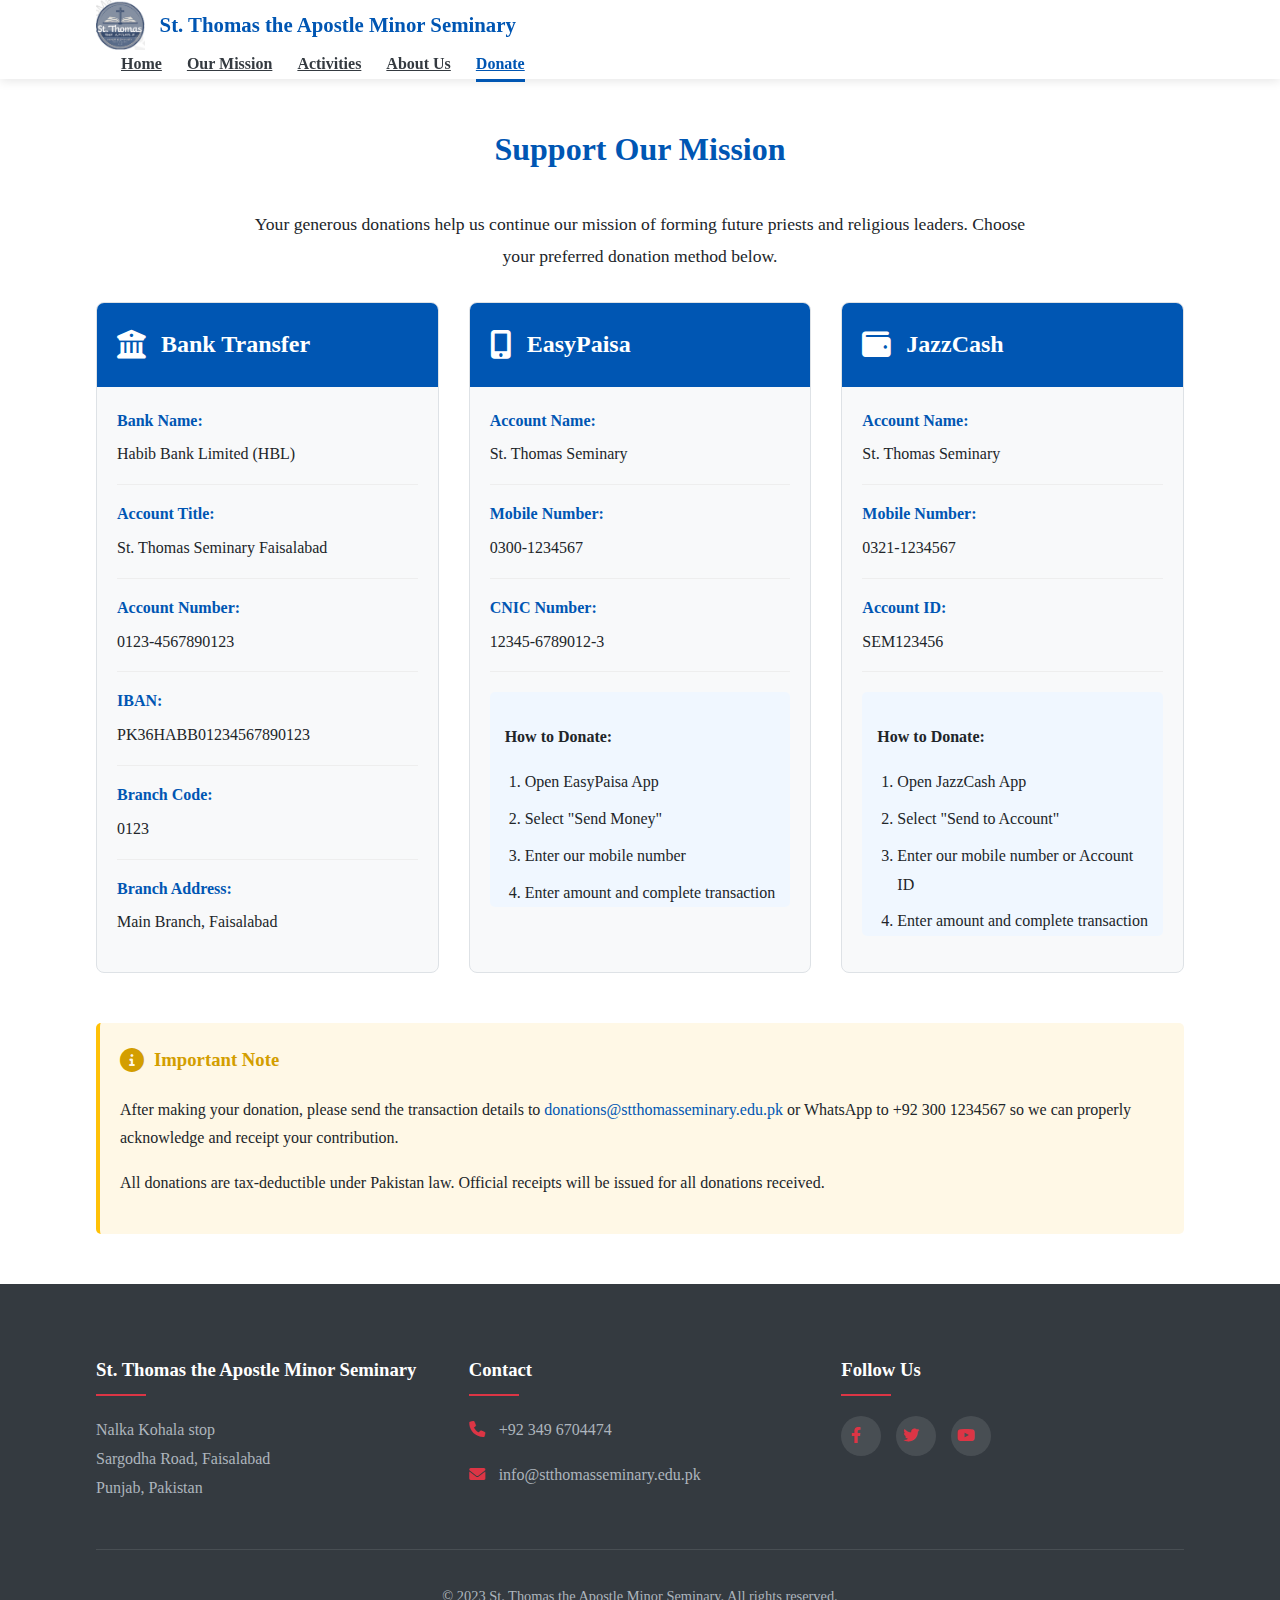
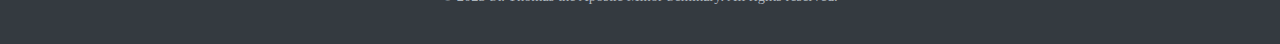
<file: donate.html>
<!DOCTYPE html>
<html lang="en">
<head>
    <meta charset="UTF-8">
    <meta name="viewport" content="width=device-width, initial-scale=1.0">
    <title>Donate - St. Thomas Seminary</title>
    <link rel="stylesheet" href="donate.css"> <!-- Using same CSS file -->
    <link rel="stylesheet" href="https://cdnjs.cloudflare.com/ajax/libs/font-awesome/6.0.0-beta3/css/all.min.css">
</head>
<body>
    <header>
        <div class="container">
            <div class="logo">
                <img src="./logo(2).png" alt="St. Thomas Seminary Logo">
                <h1>St. Thomas the Apostle Minor Seminary</h1>
            </div>
            <nav>
                <ul>
                    <li><a href="index.html">Home</a></li>
                    <li><a href="mission.html">Our Mission</a></li>
                    <li><a href="activities.html">Activities</a></li>
                    <li><a href="about.html">About Us</a></li>
                   
                    <li><a href="donate.html" class="active donate-btn">Donate</a></li>
                </ul>
            </nav>
            <div class="mobile-menu">
                <i class="fas fa-bars"></i>
            </div>
        </div>
    </header>

    <main class="donation-container">
        <div class="container">
            <h1>Support Our Mission</h1>
            <p class="intro-text">Your generous donations help us continue our mission of forming future priests and religious leaders. Choose your preferred donation method below.</p>
            
            <div class="donation-methods">
                <!-- Bank Transfer -->
                <section class="donation-method">
                    <div class="method-header">
                        <i class="fas fa-university"></i>
                        <h2>Bank Transfer</h2>
                    </div>
                    <div class="method-details">
                        <div class="detail-item">
                            <span class="detail-label">Bank Name:</span>
                            <span class="detail-value">Habib Bank Limited (HBL)</span>
                        </div>
                        <div class="detail-item">
                            <span class="detail-label">Account Title:</span>
                            <span class="detail-value">St. Thomas Seminary Faisalabad</span>
                        </div>
                        <div class="detail-item">
                            <span class="detail-label">Account Number:</span>
                            <span class="detail-value">0123-4567890123</span>
                        </div>
                        <div class="detail-item">
                            <span class="detail-label">IBAN:</span>
                            <span class="detail-value">PK36HABB01234567890123</span>
                        </div>
                        <div class="detail-item">
                            <span class="detail-label">Branch Code:</span>
                            <span class="detail-value">0123</span>
                        </div>
                        <div class="detail-item">
                            <span class="detail-label">Branch Address:</span>
                            <span class="detail-value">Main Branch, Faisalabad</span>
                        </div>
                    </div>
                </section>
                
                <!-- EasyPaisa -->
                <section class="donation-method">
                    <div class="method-header">
                        <i class="fas fa-mobile-alt"></i>
                        <h2>EasyPaisa</h2>
                    </div>
                    <div class="method-details">
                        <div class="detail-item">
                            <span class="detail-label">Account Name:</span>
                            <span class="detail-value">St. Thomas Seminary</span>
                        </div>
                        <div class="detail-item">
                            <span class="detail-label">Mobile Number:</span>
                            <span class="detail-value">0300-1234567</span>
                        </div>
                        <div class="detail-item">
                            <span class="detail-label">CNIC Number:</span>
                            <span class="detail-value">12345-6789012-3</span>
                        </div>
                        <div class="detail-item instructions">
                            <p><strong>How to Donate:</strong></p>
                            <ol>
                                <li>Open EasyPaisa App</li>
                                <li>Select "Send Money"</li>
                                <li>Enter our mobile number</li>
                                <li>Enter amount and complete transaction</li>
                            </ol>
                        </div>
                    </div>
                </section>
                
                <!-- JazzCash -->
                <section class="donation-method">
                    <div class="method-header">
                        <i class="fas fa-wallet"></i>
                        <h2>JazzCash</h2>
                    </div>
                    <div class="method-details">
                        <div class="detail-item">
                            <span class="detail-label">Account Name:</span>
                            <span class="detail-value">St. Thomas Seminary</span>
                        </div>
                        <div class="detail-item">
                            <span class="detail-label">Mobile Number:</span>
                            <span class="detail-value">0321-1234567</span>
                        </div>
                        <div class="detail-item">
                            <span class="detail-label">Account ID:</span>
                            <span class="detail-value">SEM123456</span>
                        </div>
                        <div class="detail-item instructions">
                            <p><strong>How to Donate:</strong></p>
                            <ol>
                                <li>Open JazzCash App</li>
                                <li>Select "Send to Account"</li>
                                <li>Enter our mobile number or Account ID</li>
                                <li>Enter amount and complete transaction</li>
                            </ol>
                        </div>
                    </div>
                </section>
            </div>
            
            <div class="donation-note">
                <h3><i class="fas fa-info-circle"></i> Important Note</h3>
                <p>After making your donation, please send the transaction details to <a href="mailto:donations@stthomasseminary.edu.pk">donations@stthomasseminary.edu.pk</a> or WhatsApp to +92 300 1234567 so we can properly acknowledge and receipt your contribution.</p>
                <p>All donations are tax-deductible under Pakistan law. Official receipts will be issued for all donations received.</p>
            </div>
        </div>
    </main>

    <footer>
        <div class="container">
            <div class="footer-content">
                <div class="footer-column">
                    <h3>St. Thomas the Apostle Minor Seminary</h3>
                    <p>Nalka Kohala stop<br>
                        Sargodha Road, Faisalabad<br>
                    Punjab, Pakistan</p>
                </div>
                <div class="footer-column">
                    <h3>Contact</h3>
                    <p><i class="fas fa-phone"></i> +92 349 6704474</p>
                    <p><i class="fas fa-envelope"></i> info@stthomasseminary.edu.pk</p>
                </div>
                <div class="footer-column">
                    <h3>Follow Us</h3>
                    <div class="social-links">
                        <a href="https://www.facebook.com/share/162mSG6oEh/"><i class="fab fa-facebook-f"></i></a>
                        <a href="#"><i class="fab fa-twitter"></i></a>
                        <a href="#"><i class="fab fa-youtube"></i></a>
                    </div>
                </div>
            </div>
            <div class="copyright">
                <p>&copy; 2023 St. Thomas the Apostle Minor Seminary. All rights reserved.</p>
            </div>
        </div>
    </footer>

    <script src="mission.js"></script> <!-- Using same JS file -->
</body>
</html>
</file>
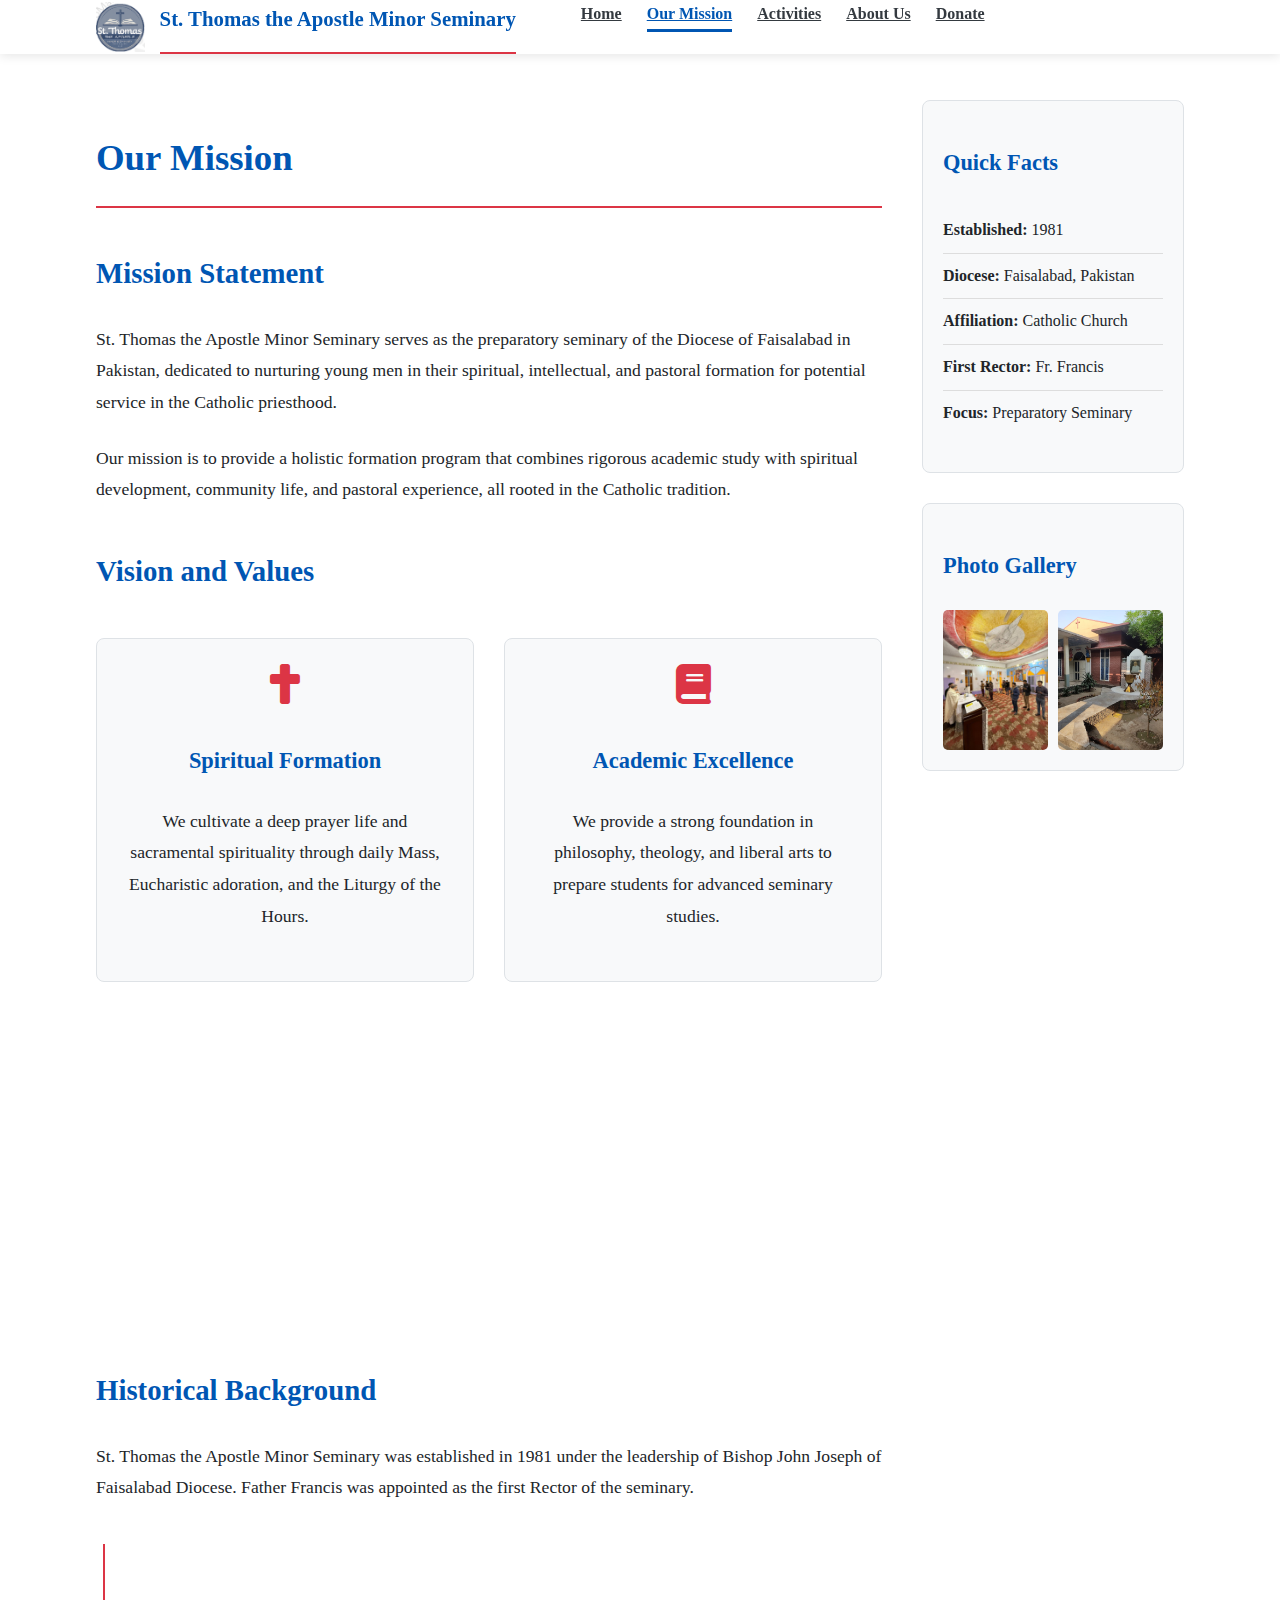
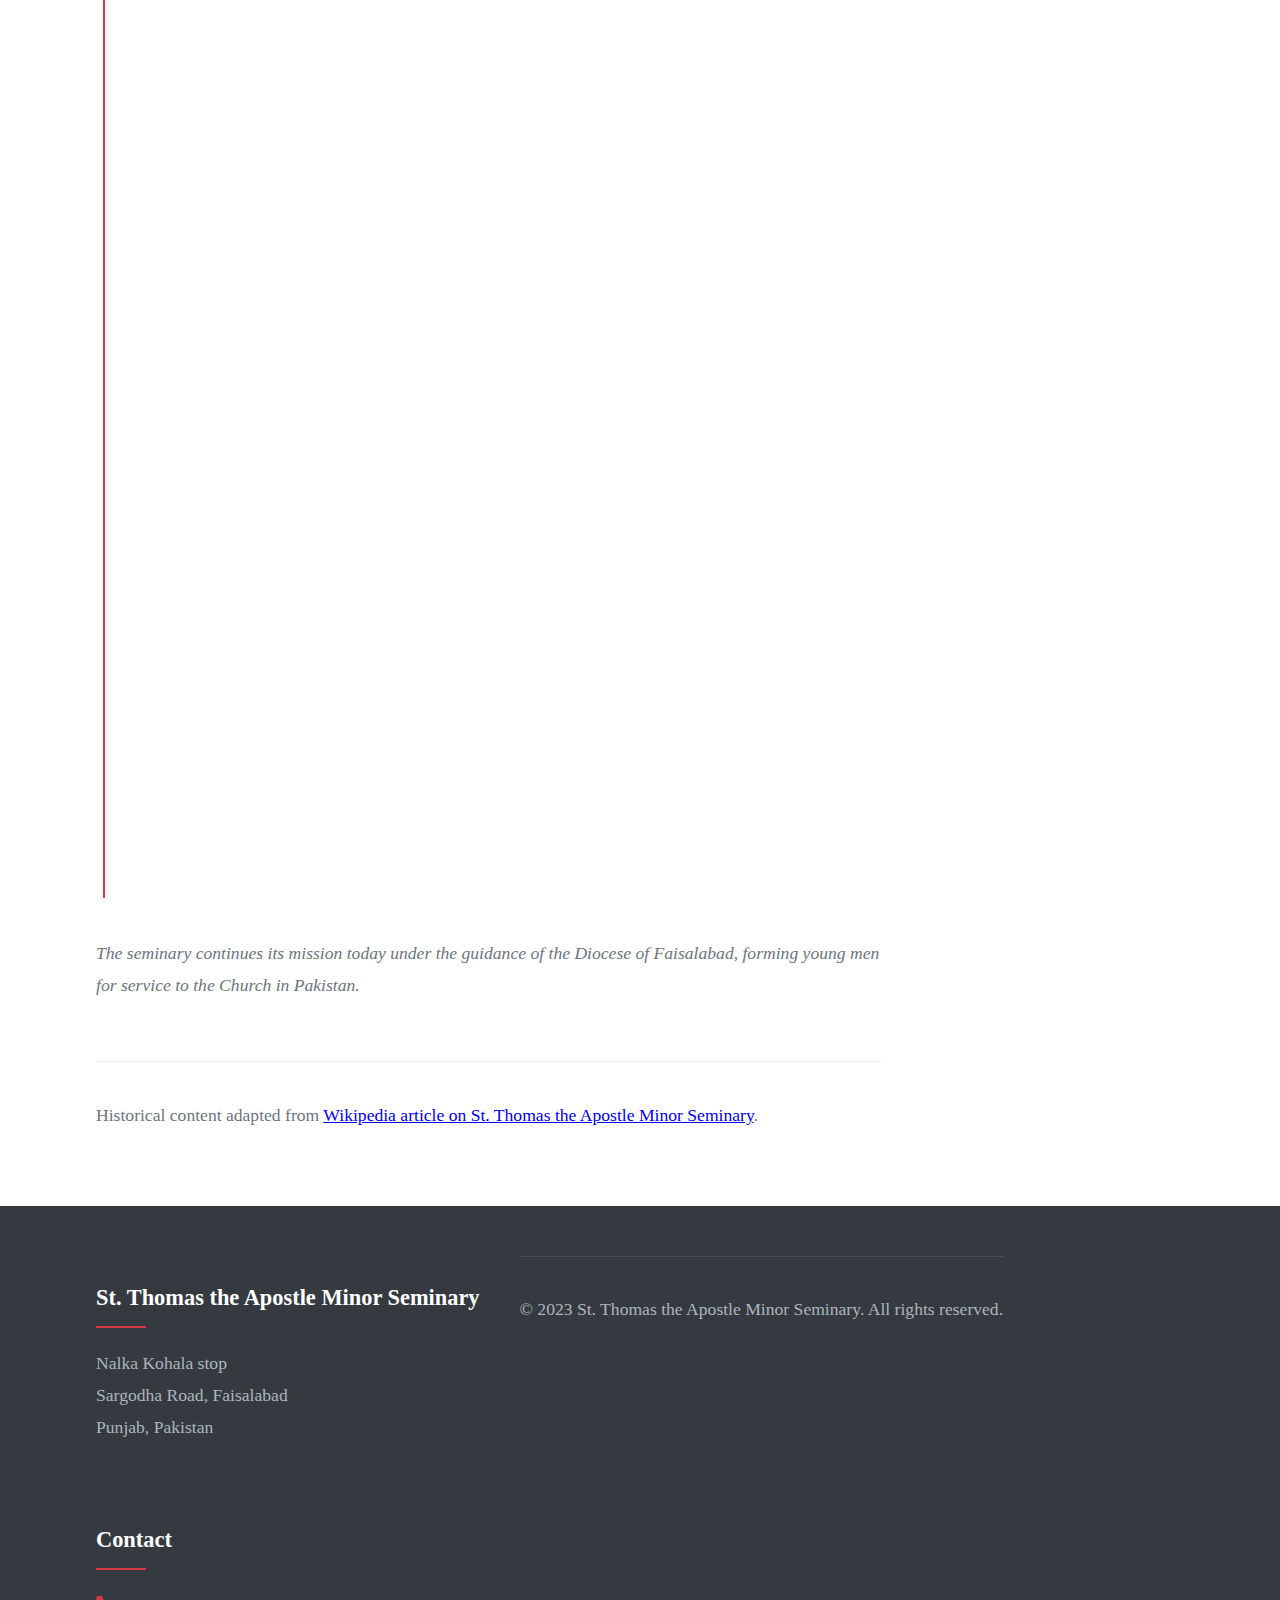
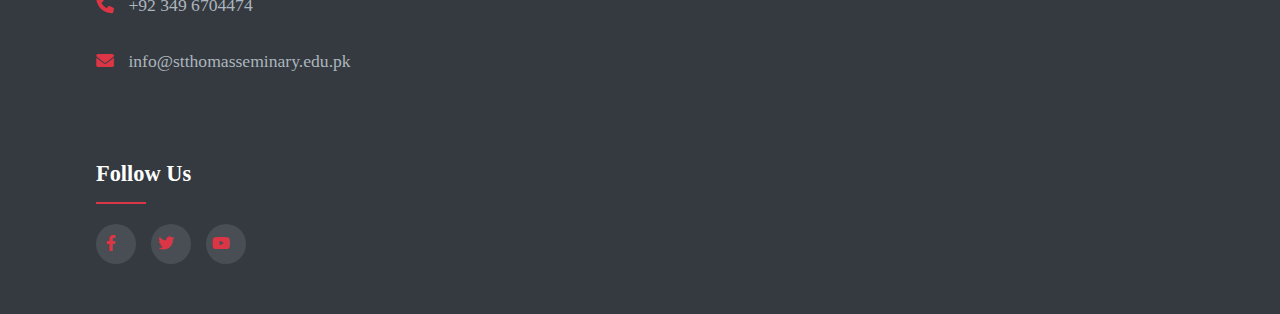
<file: mission.html>
<!DOCTYPE html>
<html lang="en">
<head>
    <meta charset="UTF-8">
    <meta name="viewport" content="width=device-width, initial-scale=1.0">
    <title>Our Mission - St. Thomas Seminary</title>
    <link rel="stylesheet" href="mission.css">
    <link rel="stylesheet" href="https://cdnjs.cloudflare.com/ajax/libs/font-awesome/6.0.0-beta3/css/all.min.css">
</head>
<body>
    <header>
        <div class="container">
            <div class="logo">
                <img src="./logo(2).png" alt="St. Thomas Seminary Logo">
                <h1>St. Thomas the Apostle Minor Seminary</h1>
            </div>
            <nav>
                <ul>
                    <li><a href="index.html">Home</a></li>
                    <li><a href="mission.html" class="active">Our Mission</a></li>
                    <li><a href="activities.html">Activities</a></li>
                    <li><a href="about.html">About Us</a></li>
                  
                    <li><a href="donate.html" class="donate-btn">Donate</a></li>
                </ul>
            </nav>
            <div class="mobile-menu">
                <i class="fas fa-bars"></i>
            </div>
        </div>
    </header>

    <main class="mission-container">
        <div class="container">
            <article class="mission-article">
                <h1>Our Mission</h1>
                
                <section id="mission-statement">
                    <h2>Mission Statement</h2>
                    <p>St. Thomas the Apostle Minor Seminary serves as the preparatory seminary of the Diocese of Faisalabad in Pakistan, dedicated to nurturing young men in their spiritual, intellectual, and pastoral formation for potential service in the Catholic priesthood.</p>
                    <p>Our mission is to provide a holistic formation program that combines rigorous academic study with spiritual development, community life, and pastoral experience, all rooted in the Catholic tradition.</p>
                </section>
                
                <section id="vision-values">
                    <h2>Vision and Values</h2>
                    <div class="values-grid">
                        <div class="value-card">
                            <i class="fas fa-cross"></i>
                            <h3>Spiritual Formation</h3>
                            <p>We cultivate a deep prayer life and sacramental spirituality through daily Mass, Eucharistic adoration, and the Liturgy of the Hours.</p>
                        </div>
                        <div class="value-card">
                            <i class="fas fa-book"></i>
                            <h3>Academic Excellence</h3>
                            <p>We provide a strong foundation in philosophy, theology, and liberal arts to prepare students for advanced seminary studies.</p>
                        </div>
                        <div class="value-card">
                            <i class="fas fa-hands-helping"></i>
                            <h3>Community Life</h3>
                            <p>We foster brotherhood through shared life, work, and recreation in a residential setting.</p>
                        </div>
                        <div class="value-card">
                            <i class="fas fa-church"></i>
                            <h3>Pastoral Orientation</h3>
                            <p>We integrate practical ministry experiences to develop pastoral skills and awareness of the Church's mission.</p>
                        </div>
                    </div>
                </section>
                
                <section id="history">
                    <h2>Historical Background</h2>
                    <p>St. Thomas the Apostle Minor Seminary was established in 1981 under the leadership of Bishop John Joseph of Faisalabad Diocese. Father Francis was appointed as the first Rector of the seminary.</p>
                    
                    <div class="timeline">
                        <div class="timeline-item">
                            <div class="timeline-year">1981</div>
                            <div class="timeline-content">
                                <h3>Foundation</h3>
                                <p>The seminary was founded as the preparatory seminary for the Diocese of Faisalabad, Pakistan, with the mission to nurture vocations to the priesthood.</p>
                            </div>
                        </div>
                        <div class="timeline-item">
                            <div class="timeline-year">1985</div>
                            <div class="timeline-content">
                                <h3>First Graduates</h3>
                                <p>The seminary celebrated its first graduating class, with several students continuing to major seminary formation.</p>
                            </div>
                        </div>
                        <div class="timeline-item">
                            <div class="timeline-year">1998</div>
                            <div class="timeline-content">
                                <h3>Expansion</h3>
                                <p>New facilities were added to accommodate growing enrollment, including a library and additional dormitory space.</p>
                            </div>
                        </div>
                        <div class="timeline-item">
                            <div class="timeline-year">2010</div>
                            <div class="timeline-content">
                                <h3>Academic Accreditation</h3>
                                <p>The seminary's academic program received full accreditation from the Pakistan Catholic Board of Education.</p>
                            </div>
                        </div>
                    </div>
                    
                    <p class="historical-note">The seminary continues its mission today under the guidance of the Diocese of Faisalabad, forming young men for service to the Church in Pakistan.</p>
                </section>
                
                <section class="mission-footer">
                    <div class="citation">
                        <p>Historical content adapted from <a href="https://en.wikipedia.org/wiki/St._Thomas_the_Apostle_Minor_Seminary" target="_blank">Wikipedia article on St. Thomas the Apostle Minor Seminary</a>.</p>
                    </div>
                </section>
            </article>
            
            <aside class="mission-sidebar">
                <div class="sidebar-card">
                    <h3>Quick Facts</h3>
                    <ul>
                        <li><strong>Established:</strong> 1981</li>
                        <li><strong>Diocese:</strong> Faisalabad, Pakistan</li>
                        <li><strong>Affiliation:</strong> Catholic Church</li>
                        <li><strong>First Rector:</strong> Fr. Francis</li>
                        <li><strong>Focus:</strong> Preparatory Seminary</li>
                    </ul>
                </div>
                
            
                <div class="sidebar-card">
                    <h3>Photo Gallery</h3>
                    <div class="sidebar-gallery">
                        <img src="./bliuding.jpg" alt="Seminary Building">
                        <img src="./chapal.jpg" alt="Chapel Interior">
                    </div>
                </div>
            </aside>
        </div>
    </main>

    <footer>
        <div class="container">
            <div class="footer-content">
                <div class="footer-column">
                    <h3>St. Thomas the Apostle Minor Seminary</h3>
                    <p>Nalka Kohala stop<br>
                    Sargodha Road, Faisalabad<br>
                    Punjab, Pakistan</p>
                </div>
                <div class="footer-column">
                    <h3>Contact</h3>
                    <p><i class="fas fa-phone"></i> +92 349 6704474</p>
                    <p><i class="fas fa-envelope"></i> info@stthomasseminary.edu.pk</p>
                </div>
                <div class="footer-column">
                    <h3>Follow Us</h3>
                    <div class="social-links">
                        <a href="https://www.facebook.com/share/162mSG6oEh/"><i class="fab fa-facebook-f"></i></a>
                        <a href="#"><i class="fab fa-twitter"></i></a>
                        <a href="#"><i class="fab fa-youtube"></i></a>
                    </div>
                </div>
            </div>
            <div class="copyright">
                <p>&copy; 2023 St. Thomas the Apostle Minor Seminary. All rights reserved.</p>
            </div>
        </div>
    </footer>

    <script src="mission.js"></script>
</body>
</html>
</file>
<file: donate.css>
/* Base Styles */
:root {
    --primary-color: #0056b3; /* Dark blue */
    --secondary-color: #6c757d;
    --accent-color: #dc3545; /* Red */
    --light-color: #f8f9fa;
    --dark-color: #343a40;
    --text-color: #212529;
    --text-light: #6c757d;
}

body {
    font-family: 'Georgia', serif;
    line-height: 1.8;
    color: var(--text-color);
    margin: 0;
    padding: 0;
    background-color: #fff;
}

/* Header Styles */
header {
    background-color: white;
    box-shadow: 0 2px 10px rgba(0, 0, 0, 0.1);
    position: fixed;
    width: 100%;
    top: 0;
    z-index: 1000;
}

.container {
    width: 85%;
    max-width: 1200px;
    margin: 0 auto;
    padding: 0 15px;
}

.header-content {
    display: flex;
    justify-content: space-between;
    align-items: center;
    padding: 15px 0;
}

.logo {
    display: flex;
    align-items: center;
}

.logo img {
    height: 50px;
    margin-right: 15px;
}

.logo h1 {
    font-size: 1.3rem;
    color: var(--primary-color);
    margin: 0;
}

nav ul {
    display: flex;
    list-style: none;
    margin: 0;
    padding: 0;
}

nav ul li {
    margin-left: 25px;
}

nav ul li a {
    color: var(--dark-color);
    font-weight: 600;
    padding: 10px 0;
    position: relative;
    transition: color 0.3s ease;
}

nav ul li a.active,
nav ul li a:hover {
    color: var(--primary-color);
}

nav ul li a.active:after,
nav ul li a:hover:after {
    content: '';
    position: absolute;
    bottom: 0;
    left: 0;
    width: 100%;
    height: 3px;
    background-color: var(--primary-color);
}

.mobile-menu {
    display: none;
    font-size: 1.5rem;
    cursor: pointer;
}



/* Donation Page Styles */
.donation-container {
    padding: 100px 0 50px;
    background-color: #fff;
}

.donation-container h1 {
    text-align: center;
    margin-bottom: 30px;
    color: var(--primary-color);
}

.intro-text {
    text-align: center;
    max-width: 800px;
    margin: 0 auto 30px;
    font-size: 1.1rem;
    color: var(--text-color);
}

.donation-methods {
    display: grid;
    grid-template-columns: repeat(auto-fit, minmax(300px, 1fr));
    gap: 30px;
    margin-bottom: 50px;
}

.donation-method {
    background: var(--light-color);
    border-radius: 8px;
    overflow: hidden;
    border: 1px solid #dee2e6;
    transition: transform 0.3s ease, box-shadow 0.3s ease;
}

.donation-method:hover {
    transform: translateY(-5px);
    box-shadow: 0 10px 20px rgba(0,0,0,0.1);
}

.method-header {
    background-color: var(--primary-color);
    color: white;
    padding: 20px;
    display: flex;
    align-items: center;
    gap: 15px;
}

.method-header i {
    font-size: 1.8rem;
}

.method-header h2 {
    margin: 0;
    color: white;
}

.method-details {
    padding: 20px;
}

.detail-item {
    margin-bottom: 15px;
    padding-bottom: 15px;
    border-bottom: 1px solid #eee;
}

.detail-item:last-child {
    border-bottom: none;
    margin-bottom: 0;
    padding-bottom: 0;
}

.detail-label {
    font-weight: 600;
    color: var(--primary-color);
    display: block;
    margin-bottom: 5px;
}

.detail-value {
    display: block;
    color: var(--text-color);
}

.instructions {
    background-color: #f0f7ff;
    padding: 15px;
    border-radius: 5px;
    margin-top: 20px;
}

.instructions ol {
    padding-left: 20px;
    margin-top: 10px;
}

.instructions li {
    margin-bottom: 8px;
}

.donation-note {
    background-color: #fff8e6;
    border-left: 4px solid #ffc107;
    padding: 20px;
    border-radius: 5px;
    margin-top: 40px;
}

.donation-note h3 {
    margin-top: 0;
    color: #d39e00;
    display: flex;
    align-items: center;
    gap: 10px;
}

.donation-note h3 i {
    font-size: 1.5rem;
}

.donation-note a {
    color: var(--primary-color);
    text-decoration: none;
}

.donation-note a:hover {
    text-decoration: underline;
}

/* Responsive */
@media (max-width: 768px) {
    .donation-methods {
        grid-template-columns: 1fr;
    }
    
    .intro-text {
        padding: 0 15px;
    }
}



/* Footer */
footer {
    background-color: var(--dark-color);
    color: white;
    padding: 50px 0 20px;
}

.footer-content {
    display: grid;
    grid-template-columns: repeat(auto-fit, minmax(250px, 1fr));
    gap: 30px;
    margin-bottom: 30px;
}

.footer-column h3 {
    color: white;
    margin-bottom: 20px;
    position: relative;
    padding-bottom: 10px;
}

.footer-column h3:after {
    content: '';
    position: absolute;
    bottom: 0;
    left: 0;
    width: 50px;
    height: 2px;
    background-color: var(--accent-color);
}

.footer-column p, .footer-column a {
    color: #adb5bd;
}

.footer-column i {
    margin-right: 10px;
    color: var(--accent-color);
}

.social-links {
    display: flex;
    gap: 15px;
}

.social-links a {
    display: inline-block;
    width: 40px;
    height: 40px;
    background-color: rgba(255, 255, 255, 0.1);
    border-radius: 50%;
    text-align: center;
    line-height: 40px;
    color: white;
    transition: all 0.3s ease;
}

.social-links a:hover {
    background-color: var(--accent-color);
    transform: translateY(-3px);
}

.copyright {
    text-align: center;
    padding-top: 20px;
    border-top: 1px solid rgba(255, 255, 255, 0.1);
    color: #adb5bd;
    font-size: 0.9rem;
}

/* Responsive */
@media (max-width: 992px) {
    .container {
        width: 90%;
    }
}

@media (max-width: 768px) {
    .container {
        flex-direction: column;
    }
    
    .mission-article, .mission-sidebar {
        width: 100%;
    }
    
    .header-content {
        flex-direction: column;
        text-align: center;
    }
    
    .logo {
        margin-bottom: 15px;
        justify-content: center;
    }
    
    nav ul {
        display: none;
        flex-direction: column;
        width: 100%;
        text-align: center;
    }
    
    nav ul li {
        margin: 10px 0;
    }
    
    .mobile-menu {
        display: block;
        position: absolute;
        top: 20px;
        right: 20px;
    }
    
    .timeline:before {
        left: 0;
    }
    
    .timeline-year {
        left: -40px;
    }
    
    h1 {
        font-size: 2rem;
    }
}
</file>
<file: mission.css>
/* Base Styles */
:root {
    --primary-color: #0056b3; /* Dark blue */
    --secondary-color: #6c757d;
    --accent-color: #dc3545; /* Red */
    --light-color: #f8f9fa;
    --dark-color: #343a40;
    --text-color: #212529;
    --text-light: #6c757d;
}

body {
    font-family: 'Georgia', serif;
    line-height: 1.8;
    color: var(--text-color);
    margin: 0;
    padding: 0;
    background-color: #fff;
}

/* Header Styles */
header {
    background-color: white;
    box-shadow: 0 2px 10px rgba(0, 0, 0, 0.1);
    position: fixed;
    width: 100%;
    top: 0;
    z-index: 1000;
}

.container {
    width: 85%;
    max-width: 1200px;
    margin: 0 auto;
    padding: 0 15px;
}

.header-content {
    display: flex;
    justify-content: space-between;
    align-items: center;
    padding: 15px 0;
}

.logo {
    display: flex;
    align-items: center;
}

.logo img {
    height: 50px;
    margin-right: 15px;
}

.logo h1 {
    font-size: 1.3rem;
    color: var(--primary-color);
    margin: 0;
}

nav ul {
    display: flex;
    list-style: none;
    margin: 0;
    padding: 0;
}

nav ul li {
    margin-left: 25px;
}

nav ul li a {
    color: var(--dark-color);
    font-weight: 600;
    padding: 10px 0;
    position: relative;
    transition: color 0.3s ease;
}

nav ul li a.active,
nav ul li a:hover {
    color: var(--primary-color);
}

nav ul li a.active:after,
nav ul li a:hover:after {
    content: '';
    position: absolute;
    bottom: 0;
    left: 0;
    width: 100%;
    height: 3px;
    background-color: var(--primary-color);
}

.mobile-menu {
    display: none;
    font-size: 1.5rem;
    cursor: pointer;
}

/* Main Content */
.mission-container {
    padding: 100px 0 50px;
    background-color: #fff;
}

.container {
    display: flex;
    gap: 40px;
}

.mission-article {
    flex: 3;
}

.mission-sidebar {
    flex: 1;
}

h1, h2, h3 {
    color: var(--primary-color);
    margin-bottom: 1.5rem;
    font-family: 'Times New Roman', serif;
}

h1 {
    font-size: 2.3rem;
    border-bottom: 2px solid var(--accent-color);
    padding-bottom: 15px;
    margin-bottom: 30px;
}

h2 {
    font-size: 1.8rem;
    margin-top: 40px;
}

h3 {
    font-size: 1.4rem;
}

p {
    margin-bottom: 1.5rem;
    font-size: 1.1rem;
}

/* Values Grid */
.values-grid {
    display: grid;
    grid-template-columns: repeat(auto-fit, minmax(250px, 1fr));
    gap: 30px;
    margin: 40px 0;
}

.value-card {
    background: var(--light-color);
    padding: 25px;
    border-radius: 8px;
    text-align: center;
    transition: transform 0.3s ease, box-shadow 0.3s ease;
    border: 1px solid #dee2e6;
}

.value-card:hover {
    transform: translateY(-5px);
    box-shadow: 0 10px 20px rgba(0,0,0,0.1);
}

.value-card i {
    font-size: 2.5rem;
    color: var(--accent-color);
    margin-bottom: 15px;
}

/* Timeline */
.timeline {
    position: relative;
    margin: 40px 0;
    padding-left: 30px;
}

.timeline:before {
    content: '';
    position: absolute;
    left: 7px;
    top: 0;
    bottom: 0;
    width: 2px;
    background: var(--accent-color);
}

.timeline-item {
    position: relative;
    margin-bottom: 30px;
}

.timeline-year {
    position: absolute;
    left: -30px;
    top: 0;
    width: 60px;
    height: 60px;
    border-radius: 50%;
    background: var(--primary-color);
    color: white;
    display: flex;
    align-items: center;
    justify-content: center;
    font-weight: bold;
    font-size: 1.1rem;
    border: 3px solid white;
    box-shadow: 0 0 0 2px var(--primary-color);
}

.timeline-content {
    background: var(--light-color);
    padding: 20px;
    border-radius: 8px;
    margin-left: 40px;
    border: 1px solid #dee2e6;
}

.historical-note {
    font-style: italic;
    color: var(--text-light);
}

/* Sidebar */
.sidebar-card {
    background: var(--light-color);
    padding: 20px;
    border-radius: 8px;
    margin-bottom: 30px;
    border: 1px solid #dee2e6;
}

.sidebar-card ul {
    list-style: none;
    padding: 0;
}

.sidebar-card li {
    padding: 8px 0;
    border-bottom: 1px solid #ddd;
}

.sidebar-card li:last-child {
    border-bottom: none;
}

.sidebar-card a {
    color: var(--primary-color);
    text-decoration: none;
}

.sidebar-card a:hover {
    text-decoration: underline;
}

.sidebar-gallery {
    display: grid;
    grid-template-columns: 1fr 1fr;
    gap: 10px;
    margin-top: 15px;
}

.sidebar-gallery img {
    width: 100%;
    border-radius: 5px;
    transition: transform 0.3s ease;
}

.sidebar-gallery img:hover {
    transform: scale(1.05);
}

/* Citation */
.citation {
    font-size: 0.9rem;
    color: var(--text-light);
    margin-top: 60px;
    padding-top: 20px;
    border-top: 1px solid #eee;
}

/* Footer */
footer {
    background-color: var(--dark-color);
    color: white;
    padding: 50px 0 20px;
}

.footer-content {
    display: grid;
    grid-template-columns: repeat(auto-fit, minmax(250px, 1fr));
    gap: 30px;
    margin-bottom: 30px;
}

.footer-column h3 {
    color: white;
    margin-bottom: 20px;
    position: relative;
    padding-bottom: 10px;
}

.footer-column h3:after {
    content: '';
    position: absolute;
    bottom: 0;
    left: 0;
    width: 50px;
    height: 2px;
    background-color: var(--accent-color);
}

.footer-column p, .footer-column a {
    color: #adb5bd;
}

.footer-column i {
    margin-right: 10px;
    color: var(--accent-color);
}

.social-links {
    display: flex;
    gap: 15px;
}

.social-links a {
    display: inline-block;
    width: 40px;
    height: 40px;
    background-color: rgba(255, 255, 255, 0.1);
    border-radius: 50%;
    text-align: center;
    line-height: 40px;
    color: white;
    transition: all 0.3s ease;
}

.social-links a:hover {
    background-color: var(--accent-color);
    transform: translateY(-3px);
}

.copyright {
    text-align: center;
    padding-top: 20px;
    border-top: 1px solid rgba(255, 255, 255, 0.1);
    color: #adb5bd;
    font-size: 0.9rem;
}

/* Responsive */
@media (max-width: 992px) {
    .container {
        width: 90%;
    }
}

@media (max-width: 768px) {
    .container {
        flex-direction: column;
    }
    
    .mission-article, .mission-sidebar {
        width: 100%;
    }
    
    .header-content {
        flex-direction: column;
        text-align: center;
    }
    
    .logo {
        margin-bottom: 15px;
        justify-content: center;
    }
    
    nav ul {
        display: none;
        flex-direction: column;
        width: 100%;
        text-align: center;
    }
    
    nav ul li {
        margin: 10px 0;
    }
    
    .mobile-menu {
        display: block;
        position: absolute;
        top: 20px;
        right: 20px;
    }
    
    .timeline:before {
        left: 0;
    }
    
    .timeline-year {
        left: -40px;
    }
    
    h1 {
        font-size: 2rem;
    }
}
</file>
